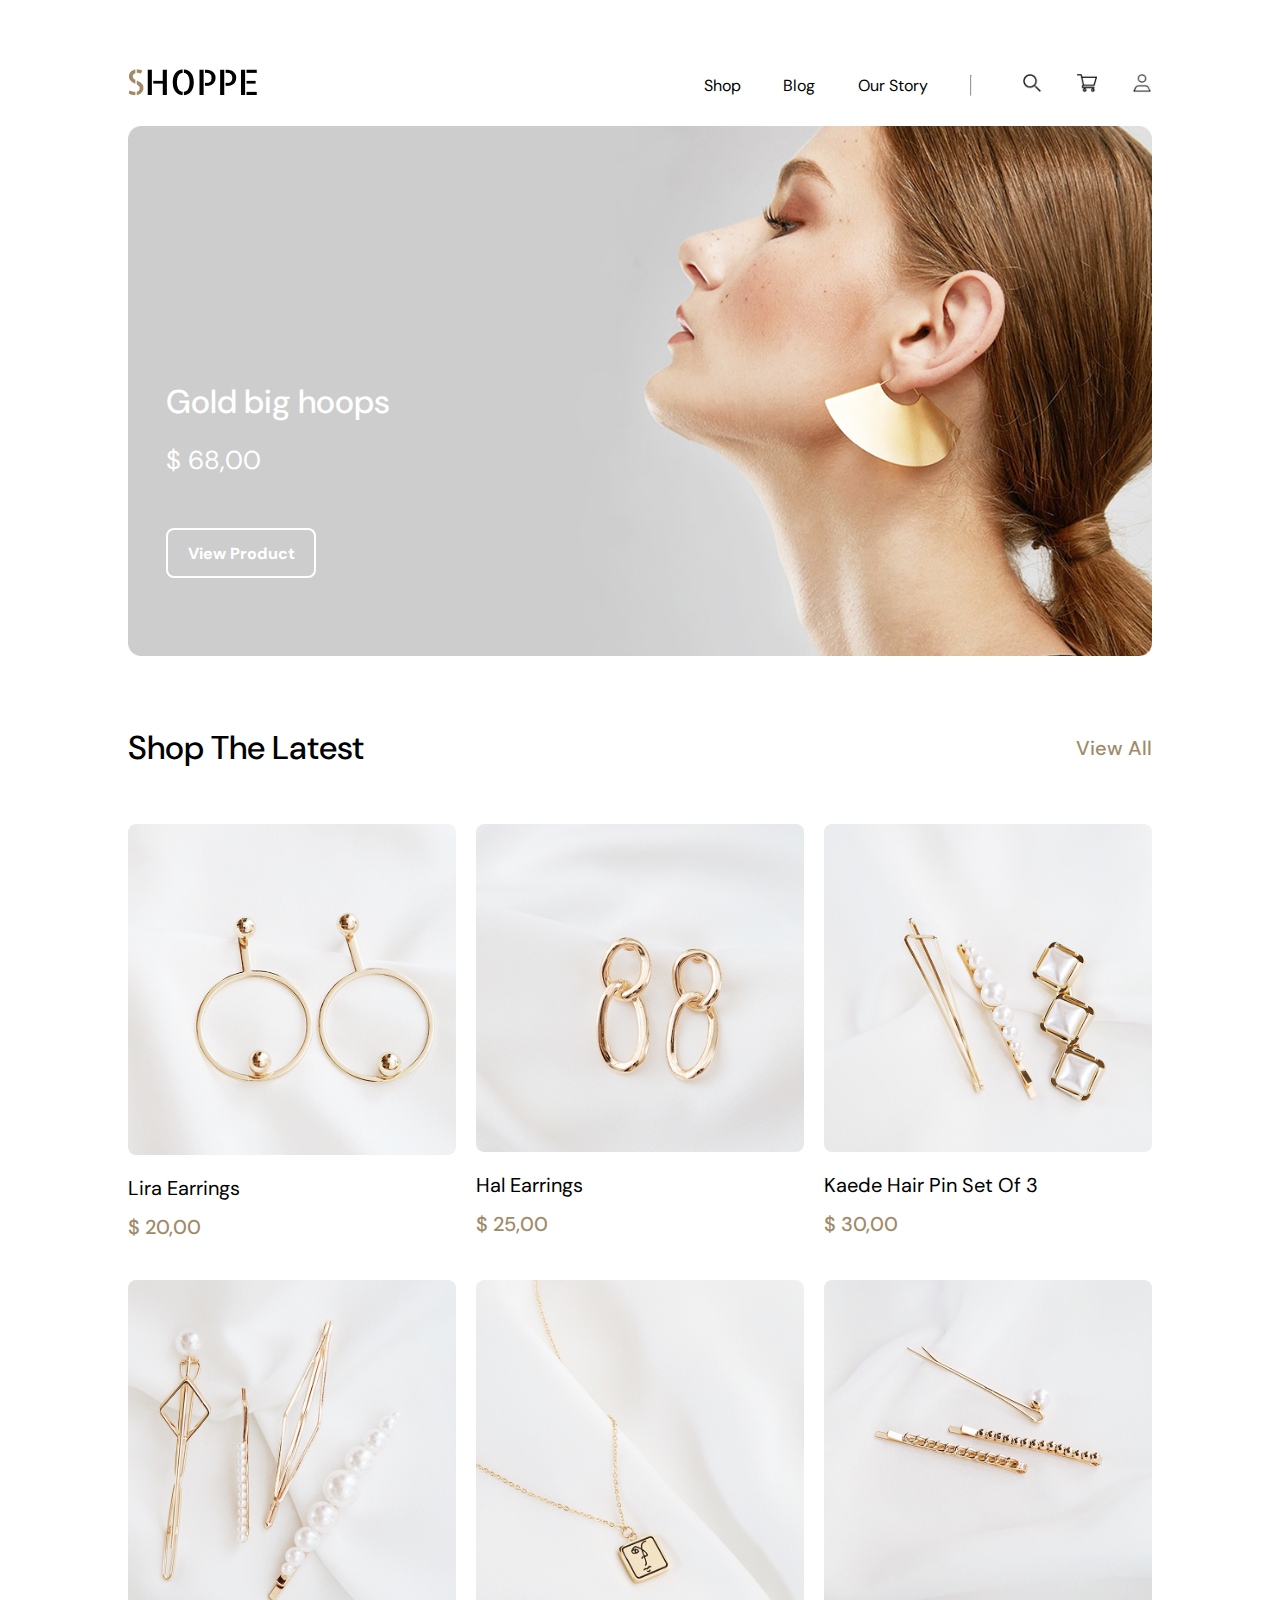
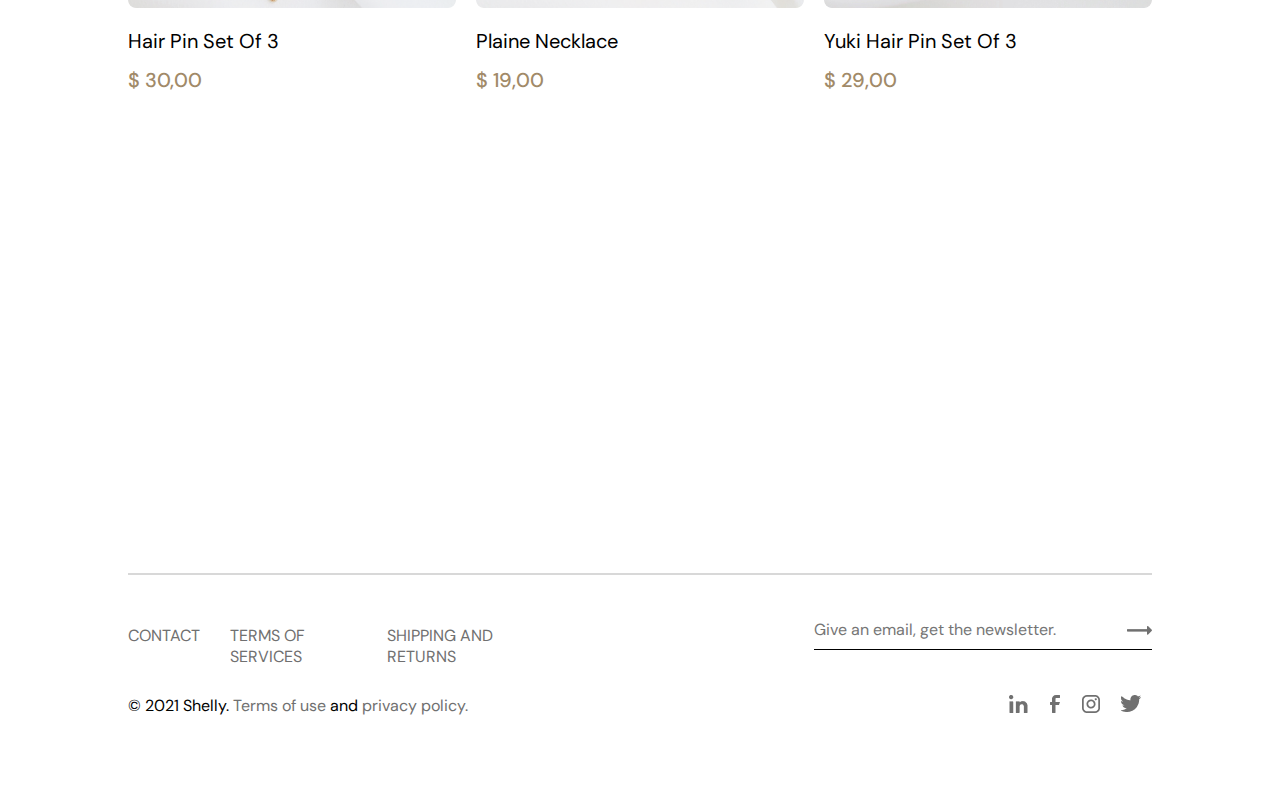
<file: index.html>
<!DOCTYPE html>
<html lang="en">

<head>
    <meta charset="UTF-8">
    <meta name="viewport" content="width=device-width, initial-scale=1.0">
    <title>SHOPPE</title>
    <link rel="stylesheet" href="styles.css">
    <link rel="preconnect" href="https://fonts.googleapis.com">
    <link rel="preconnect" href="https://fonts.gstatic.com" crossorigin>
    <link
        href="https://fonts.googleapis.com/css2?family=BBH+Sans+Bartle&family=BBH+Sans+Hegarty&family=Comfortaa:wght@300..700&family=DM+Sans:ital,opsz,wght@0,9..40,100..1000;1,9..40,100..1000&family=Montserrat:ital,wght@0,100..900;1,100..900&family=Rubik:ital,wght@0,300..900;1,300..900&display=swap"
        rel="stylesheet">
</head>

<body>
    <header>
        <a href=""><img src="./img/SHOPPE.png" alt="SHOPPE"></a>
        <div class="header-right-side">
            <div class="header-menu-buttons">
                <a href="shop-items.html">Shop</a>
                <a href="">Blog</a>
                <a href="">Our Story</a>
                <hr>
            </div>

            <div class="header-icon-bar">
                <img src="./img/search.png" alt="search" class="header-icon-bar-icons">
                <img src="./img/shopping-cart.png" alt="shopping-cart" class="header-icon-bar-icons">
                <a href="my-account.html"><img src="./img/profile.png" alt="profile" class="header-icon-bar-icons"></a>
            </div>
        </div>
    </header>
</body>

<section>
    <img src="./img/main-photo.png" alt="main-photo">

    <div class="hero-content">
        <h2 class="hero-title">Gold big hoops</h2>
        <p class="hero-price">$ 68,00</p>
        <button>View Product</button>
    </div>

    <div class="shop-the-latest">
        <p class="bold-text">Shop The Latest</p>
        <a href="" class="light-text">View All</a>
    </div>

    <div class="latest-jewellery">
        <div class="latest-jewellery-item">
            <img src="./img/item-1.png" alt="Lira Earrings" class="latest-jewellery-images">
            <p class="desc-text">Lira Earrings</p>
            <p class="light-text">$ 20,00</p>
        </div>
        <div class="latest-jewellery-item">
            <img src="./img/item-2.png" alt="Hal Earrings" class="latest-jewellery-images">
            <p class="desc-text">Hal Earrings</p>
            <p class="light-text">$ 25,00</p>
        </div>
        <div class="latest-jewellery-item">
            <img src="./img/item-3.png" alt="Kaede Hair Pin Set Of 3" class="latest-jewellery-images">
            <p class="desc-text">Kaede Hair Pin Set Of 3</p>
            <p class="light-text">$ 30,00</p>
        </div>
        <div class="latest-jewellery-item">
            <img src="./img/item-4.png" alt="Hair Pin Set Of 3" class="latest-jewellery-images">
            <p class="desc-text">Hair Pin Set Of 3</p>
            <p class="light-text">$ 30,00</p>
        </div>
        <div class="latest-jewellery-item">
            <img src="./img/item-5.png" alt="Plaine Necklace" class="latest-jewellery-images">
            <p class="desc-text">Plaine Necklace</p>
            <p class="light-text">$ 19,00</p>
        </div>
        <div class="latest-jewellery-item">
            <img src="./img/item-6.png" alt="Yuki Hair Pin Set Of 3" class="latest-jewellery-images">
            <p class="desc-text">Yuki Hair Pin Set Of 3</p>
            <p class="light-text">$ 29,00</p>
        </div>
    </div>
</section>

<footer>
    <hr class="footer-line">
    <div class="upper-footer">
        <div class="footer-info">
            <a href="">
                <p class="footer-text">CONTACT</p>
            </a>
            <a href="">
                <p class="footer-text">TERMS OF SERVICES</p>
            </a>
            <a href="">
                <p class="footer-text">SHIPPING AND RETURNS</p>
            </a>
        </div>
        <div class="upper-footer-letter">
            <input type="email" placeholder="Give an email, get the newsletter." id="newsletter">
            <a href=""><img src="/img/Arrow.png" alt="Arrow"></a>
        </div>
    </div>
    <div class="lower-footer">
        <p style="font-family: DM Sans;">© 2021 Shelly. <a href="" class="footer-text">Terms of use</a> and <a href=""
                class="footer-text">privacy policy.</a></p>
        <div class="lower-footer-socials">
            <a href=""><img src="/img/linkedin.png" alt="Linkedin"></a>
            <a href=""><img src="/img/facebook.png" alt="Linkedin"></a>
            <a href=""><img src="/img/instagram.png" alt="Linkedin"></a>
            <a href=""><img src="/img/twitter.png" alt="Linkedin"></a>
        </div>
    </div>
</footer>

</html>
</file>
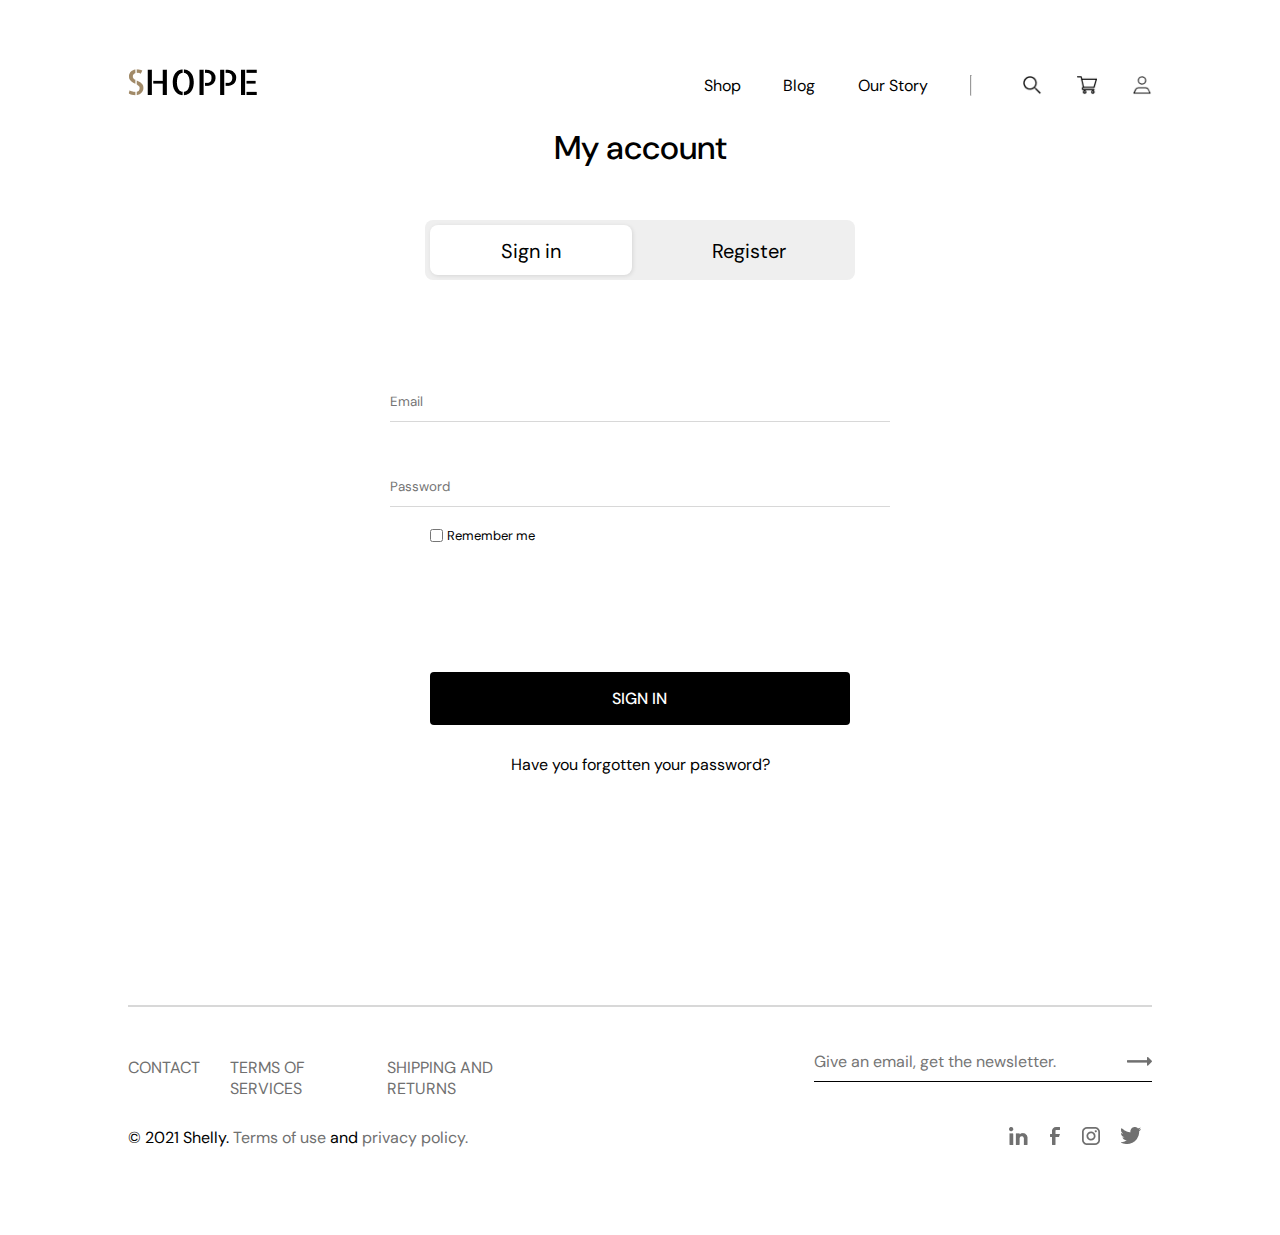
<file: my-account.html>
<!DOCTYPE html>
<html lang="en">

<head>
    <meta charset="UTF-8">
    <meta name="viewport" content="width=device-width, initial-scale=1.0">
    <title>My Account</title>
    <link rel="stylesheet" href="styles.css">
    <link rel="preconnect" href="https://fonts.googleapis.com">
    <link rel="preconnect" href="https://fonts.gstatic.com" crossorigin>
    <link
        href="https://fonts.googleapis.com/css2?family=BBH+Sans+Bartle&family=BBH+Sans+Hegarty&family=Comfortaa:wght@300..700&family=DM+Sans:ital,opsz,wght@0,9..40,100..1000;1,9..40,100..1000&family=Montserrat:ital,wght@0,100..900;1,100..900&family=Rubik:ital,wght@0,300..900;1,300..900&display=swap"
        rel="stylesheet">
</head>

<body>
    <header>
        <a href="index.html"><img src="./img/SHOPPE.png" alt="SHOPPE"></a>
        <div class="header-right-side">
            <div class="header-menu-buttons">
                <a href="shop-items.html">Shop</a>
                <a href="">Blog</a>
                <a href="">Our Story</a>
                <hr>
            </div>

            <div class="header-icon-bar">
                <img src="./img/search.png" alt="search" class="header-icon-bar-icons">
                <img src="./img/shopping-cart.png" alt="shopping-cart" class="header-icon-bar-icons">
                <img src="./img/profile.png" alt="profile" class="header-icon-bar-icons">
            </div>
        </div>
    </header>
</body>

<section>
    <h1 class="bold-text">My account</h1>
    <div class="my-account-options">
        <div class="my-account-active-option">
            <p class="desc-text">Sign in</p>
        </div>
        <div class="my-account-inactive-option">
            <p class="desc-text">Register</p>
        </div>
    </div>
    <div class="user-data">
        <input type="email" placeholder="Email" id="data">
        <input type="password" placeholder="Password" id="data">
    </div>
    <div class="checkbox">
        <input type="checkbox" id="remember-me">
        <label for="remember-me">Remember me</label>
    </div>
    <button>SIGN IN</button>
    <a href="reset-password.html"><p class="secondary-text">Have you forgotten your password?</p></a>
</section>

<footer>
    <hr class="footer-line">
    <div class="upper-footer">
        <div class="footer-info">
            <a href="">
                <p class="footer-text">CONTACT</p>
            </a>
            <a href="">
                <p class="footer-text">TERMS OF SERVICES</p>
            </a>
            <a href="">
                <p class="footer-text">SHIPPING AND RETURNS</p>
            </a>
        </div>
        <div class="upper-footer-letter">
            <input type="email" placeholder="Give an email, get the newsletter." id="newsletter">
            <a href=""><img src="/img/Arrow.png" alt="Arrow"></a>
        </div>
    </div>
    <div class="lower-footer">
        <p style="font-family: DM Sans;">© 2021 Shelly. <a href="" class="footer-text">Terms of use</a> and <a href=""
                class="footer-text">privacy policy.</a></p>
        <div class="lower-footer-socials">
            <a href=""><img src="/img/linkedin.png" alt="Linkedin"></a>
            <a href=""><img src="/img/facebook.png" alt="Linkedin"></a>
            <a href=""><img src="/img/instagram.png" alt="Linkedin"></a>
            <a href=""><img src="/img/twitter.png" alt="Linkedin"></a>
        </div>
    </div>
</footer>

</html>
</file>
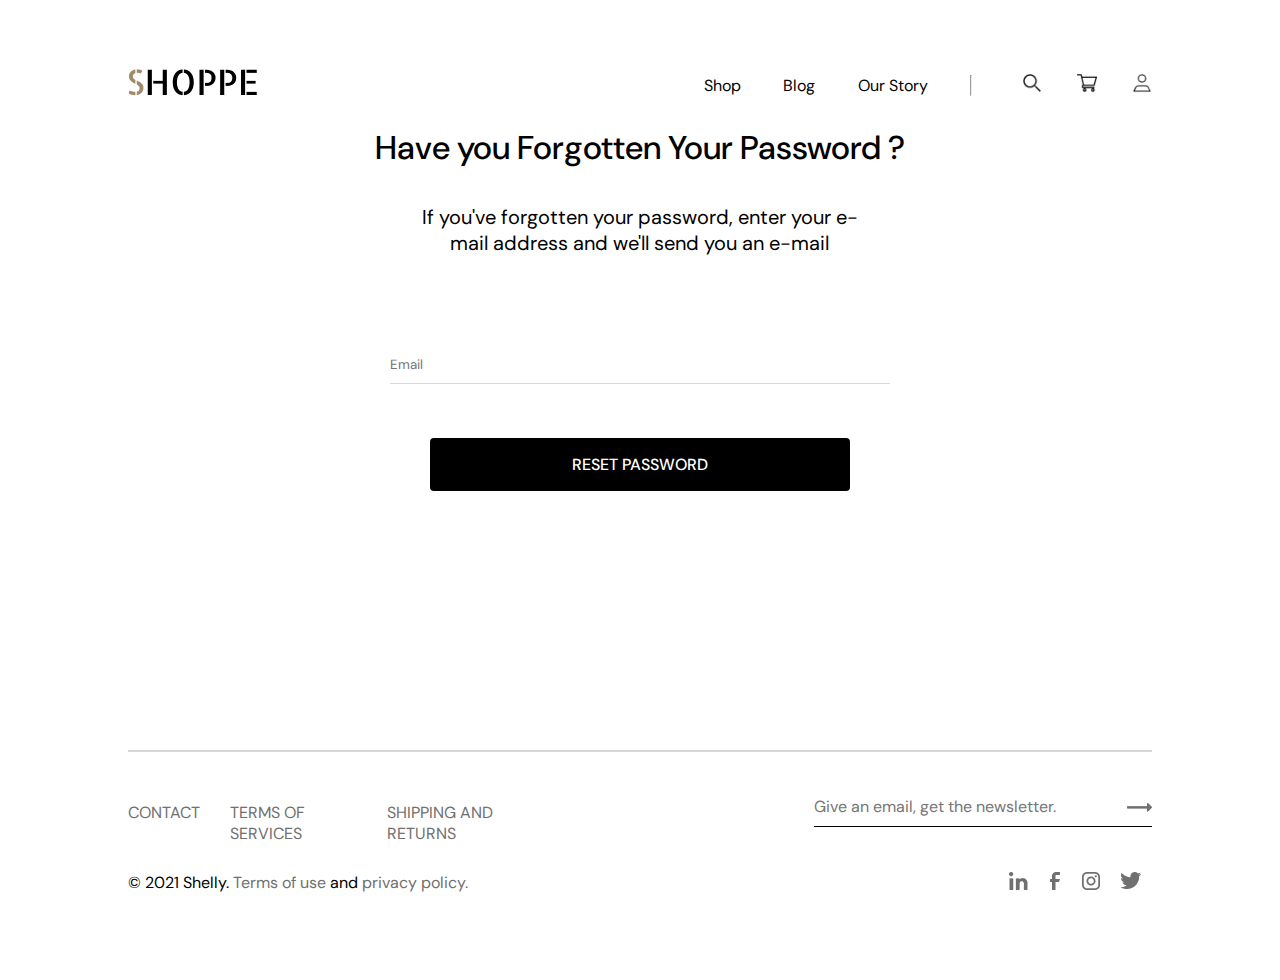
<file: reset-password.html>
<!DOCTYPE html>
<html lang="en">

<head>
    <meta charset="UTF-8">
    <meta name="viewport" content="width=device-width, initial-scale=1.0">
    <title>Reset Password</title>
    <link rel="stylesheet" href="styles.css">
    <link rel="preconnect" href="https://fonts.googleapis.com">
    <link rel="preconnect" href="https://fonts.gstatic.com" crossorigin>
    <link
        href="https://fonts.googleapis.com/css2?family=BBH+Sans+Bartle&family=BBH+Sans+Hegarty&family=Comfortaa:wght@300..700&family=DM+Sans:ital,opsz,wght@0,9..40,100..1000;1,9..40,100..1000&family=Montserrat:ital,wght@0,100..900;1,100..900&family=Rubik:ital,wght@0,300..900;1,300..900&display=swap"
        rel="stylesheet">
</head>

<body>
    <header>
        <a href="index.html"><img src="./img/SHOPPE.png" alt="SHOPPE"></a>
        <div class="header-right-side">
            <div class="header-menu-buttons">
                <a href="shop-items.html">Shop</a>
                <a href="">Blog</a>
                <a href="">Our Story</a>
                <hr>
            </div>
            <div class="header-icon-bar">
                <img src="./img/search.png" alt="search" class="header-icon-bar-icons">
                <img src="./img/shopping-cart.png" alt="shopping-cart" class="header-icon-bar-icons">
                <a href="my-account.html"><img src="./img/profile.png" alt="profile" class="header-icon-bar-icons"></a>
            </div>
        </div>
    </header>

    <section>
        <h1 class="bold-text">Have you Forgotten Your Password ?</h1>
        <div class="reset-password-text">
            <p class="desc-text">If you've forgotten your password, enter your e-mail address and we'll send you an e-mail </p>
        </div>
        <input type="email" placeholder="Email" id="data">
        <button>RESET PASSWORD</button>
    </section>

    <footer>
        <hr class="footer-line">
        <div class="upper-footer">
            <div class="footer-info">
                <a href="">
                    <p class="footer-text">CONTACT</p>
                </a>
                <a href="">
                    <p class="footer-text">TERMS OF SERVICES</p>
                </a>
                <a href="">
                    <p class="footer-text">SHIPPING AND RETURNS</p>
                </a>
            </div>
            <div class="upper-footer-letter">
                <input type="email" placeholder="Give an email, get the newsletter." id="newsletter">
                <a href=""><img src="/img/Arrow.png" alt="Arrow"></a>
            </div>
        </div>
        <div class="lower-footer">
            <p style="font-family: DM Sans;">© 2021 Shelly. <a href="" class="footer-text">Terms of use</a> and <a
                    href="" class="footer-text">privacy policy.</a></p>
            <div class="lower-footer-socials">
                <a href=""><img src="/img/linkedin.png" alt="Linkedin"></a>
                <a href=""><img src="/img/facebook.png" alt="Linkedin"></a>
                <a href=""><img src="/img/instagram.png" alt="Linkedin"></a>
                <a href=""><img src="/img/twitter.png" alt="Linkedin"></a>
            </div>
        </div>
    </footer>
</body>

</html>
</file>
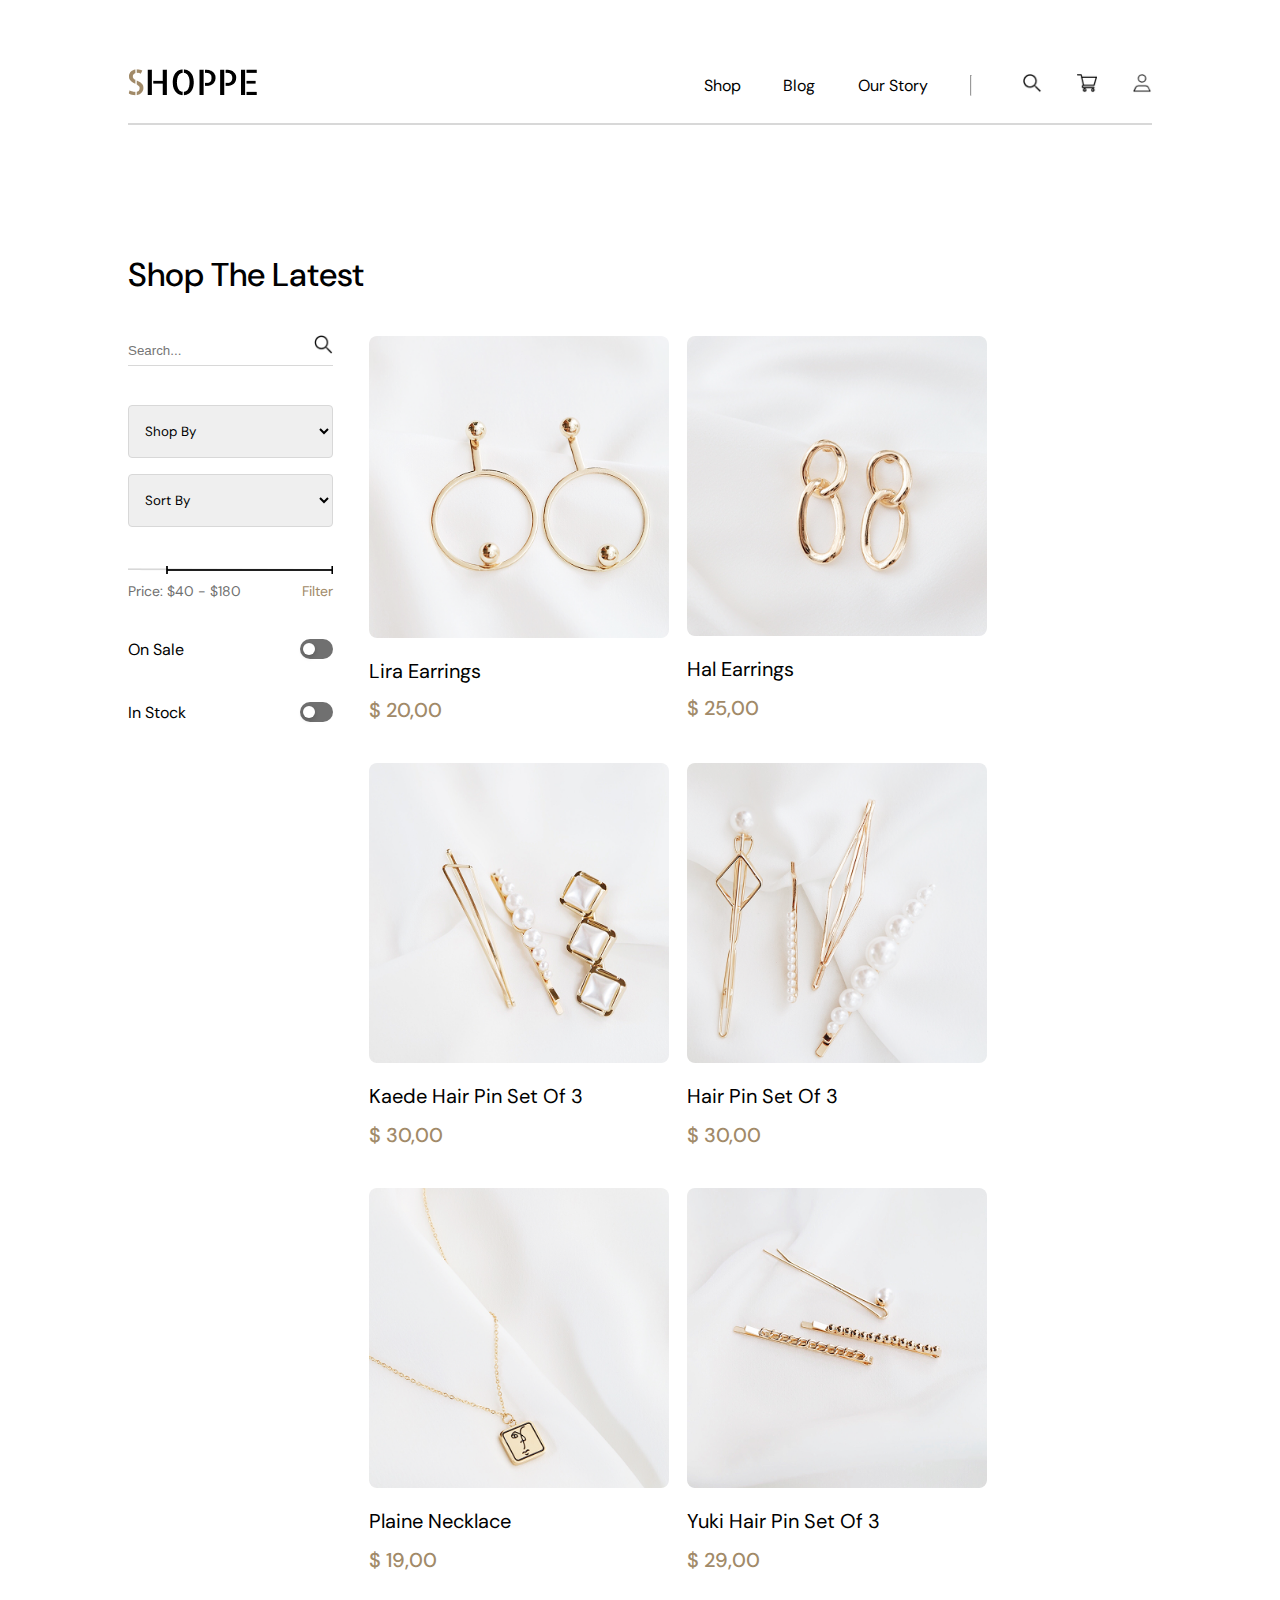
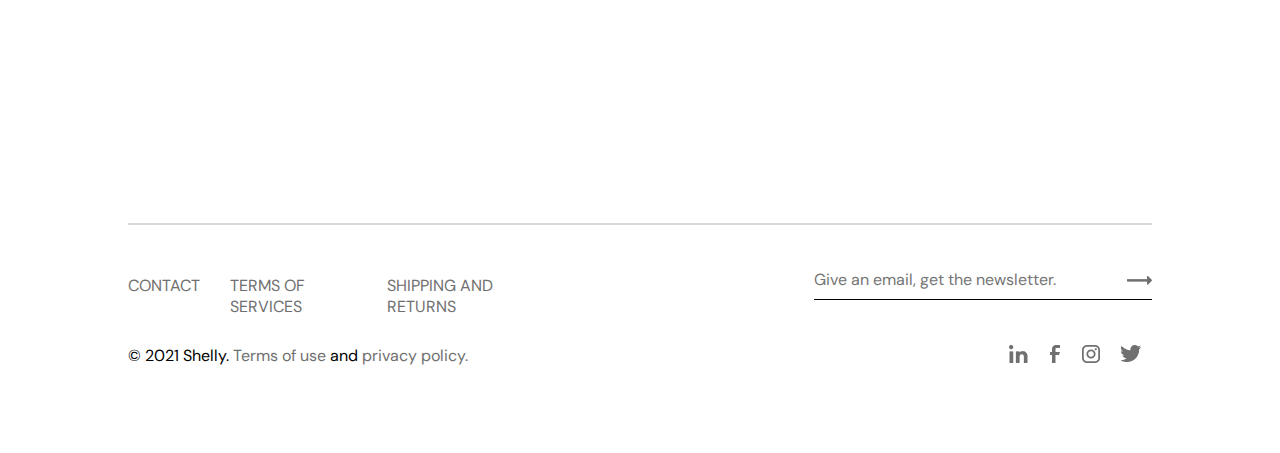
<file: shop-items.html>
<!DOCTYPE html>
<html lang="en">

<head>
    <meta charset="UTF-8">
    <meta name="viewport" content="width=device-width, initial-scale=1.0">
    <title>Shop</title>
    <link rel="stylesheet" href="styles.css">
    <link rel="preconnect" href="https://fonts.googleapis.com">
    <link rel="preconnect" href="https://fonts.gstatic.com" crossorigin>
    <link
        href="https://fonts.googleapis.com/css2?family=BBH+Sans+Bartle&family=BBH+Sans+Hegarty&family=Comfortaa:wght@300..700&family=DM+Sans:ital,opsz,wght@0,9..40,100..1000;1,9..40,100..1000&family=Montserrat:ital,wght@0,100..900;1,100..900&family=Rubik:ital,wght@0,300..900;1,300..900&display=swap"
        rel="stylesheet">
</head>

<body>
    <header>
        <a href="index.html"><img src="./img/SHOPPE.png" alt="SHOPPE"></a>
        <div class="header-right-side">
            <div class="header-menu-buttons">
                <a href="">Shop</a>
                <a href="">Blog</a>
                <a href="">Our Story</a>
                <hr>
            </div>

            <div class="header-icon-bar">
                <img src="./img/search.png" alt="search" class="header-icon-bar-icons">
                <img src="./img/shopping-cart.png" alt="shopping-cart" class="header-icon-bar-icons">
                <a href="my-account.html"><img src="./img/profile.png" alt="profile" class="header-icon-bar-icons"></a>
            </div>
        </div>
    </header>
    <hr class="header-line">

    <div class="section-shop-items">
        <div class="shop-the-latest-shop-items">
            <h1 class="bold-text">Shop The Latest</h1>
        </div>
        <div class="containers-shop-items">
            <div class="shop-items-left-side">
                <div class="shop-items-search">
                    <input type="search" placeholder="Search..." id="search">
                    <a href=""><img src="/img/search.jpg" alt="Search" class="search-image"></a>
                </div>
                <select name="shop-by" id="shop-by">
                    <option value="">Shop By</option>
                    <option value="1">Earrings</option>
                    <option value="2">Sets</option>
                    <option value="3">Necklaces</option>
                </select>
                <select name="shop-by" id="shop-by">
                    <option value="">Sort By</option>
                    <option value="1">By relevance</option>
                    <option value="2">From cheap to expensive</option>
                    <option value="3">From expensive to cheap</option>
                </select>
                <img src="/img/Price line.png" alt="Price line" class="price-line-shop-items">
                <div class="price-info">
                    <p class="small-text-grey">Price: $40 - $180</p>
                    <a href="">
                        <p class="small-text-gold">Filter</p>
                    </a>
                </div>
                <div class="switches-shop-items">
                    <div class="switch-shop-items">
                        <label for="" class="middle-black-text">On Sale</label>
                        <!-- From Uiverse.io by ErzenXz -->
                        <label class="toggle-switch">
                            <input type="checkbox">
                            <div class="toggle-switch-background">
                                <div class="toggle-switch-handle"></div>
                            </div>
                        </label>
                    </div>
                    <div class="switch-shop-items">
                        <label for="" class="middle-black-text">In Stock</label>
                        <!-- From Uiverse.io by ErzenXz -->
                        <label class="toggle-switch">
                            <input type="checkbox">
                            <div class="toggle-switch-background">
                                <div class="toggle-switch-handle"></div>
                            </div>
                    </div>
                    </label>
                </div>
            </div>
            <div class="shop-items-right-side">
                <div class="shop-items-item">
                    <img src="./img/item-1.png" alt="Lira Earrings" class="latest-jewellery-images">
                    <p class="desc-text">Lira Earrings</p>
                    <p class="light-text">$ 20,00</p>
                </div>
                <div class="shop-items-item">
                    <img src="./img/item-2.png" alt="Hal Earrings" class="latest-jewellery-images">
                    <p class="desc-text">Hal Earrings</p>
                    <p class="light-text">$ 25,00</p>
                </div>
                <div class="shop-items-item">
                    <img src="./img/item-3.png" alt="Kaede Hair Pin Set Of 3" class="latest-jewellery-images">
                    <p class="desc-text">Kaede Hair Pin Set Of 3</p>
                    <p class="light-text">$ 30,00</p>
                </div>
                <div class="shop-items-item">
                    <img src="./img/item-4.png" alt="Hair Pin Set Of 3" class="latest-jewellery-images">
                    <p class="desc-text">Hair Pin Set Of 3</p>
                    <p class="light-text">$ 30,00</p>
                </div>
                <div class="shop-items-item">
                    <img src="./img/item-5.png" alt="Plaine Necklace" class="latest-jewellery-images">
                    <p class="desc-text">Plaine Necklace</p>
                    <p class="light-text">$ 19,00</p>
                </div>
                <div class="shop-items-item">
                    <img src="./img/item-6.png" alt="Yuki Hair Pin Set Of 3" class="latest-jewellery-images">
                    <p class="desc-text">Yuki Hair Pin Set Of 3</p>
                    <p class="light-text">$ 29,00</p>
                </div>
            </div>
        </div>
    </div>

    <footer>
        <hr class="footer-line">
        <div class="upper-footer">
            <div class="footer-info">
                <a href="">
                    <p class="footer-text">CONTACT</p>
                </a>
                <a href="">
                    <p class="footer-text">TERMS OF SERVICES</p>
                </a>
                <a href="">
                    <p class="footer-text">SHIPPING AND RETURNS</p>
                </a>
            </div>
            <div class="upper-footer-letter">
                <input type="email" placeholder="Give an email, get the newsletter." id="newsletter">
                <a href=""><img src="/img/Arrow.png" alt="Arrow"></a>
            </div>
        </div>
        <div class="lower-footer">
            <p style="font-family: DM Sans;">© 2021 Shelly. <a href="" class="footer-text">Terms of use</a> and <a
                    href="" class="footer-text">privacy policy.</a></p>
            <div class="lower-footer-socials">
                <a href=""><img src="/img/linkedin.png" alt="Linkedin"></a>
                <a href=""><img src="/img/facebook.png" alt="Linkedin"></a>
                <a href=""><img src="/img/instagram.png" alt="Linkedin"></a>
                <a href=""><img src="/img/twitter.png" alt="Linkedin"></a>
            </div>
        </div>
    </footer>
</body>

</html>
</file>
<file: styles.css>
* {
    box-sizing: border-box;
    margin: 0;
    padding: 0;
}

header {
    width: 80%;
    height: 42px;
    margin: 0 auto;
    margin-top: 64px;
    margin-bottom: 17px;
    display: flex;
    justify-content: space-between;
    align-items: center;
    font-family: "DM Sans", sans-serif;
}

.header-line {
    width: 80%;
    justify-self: center;
    margin-bottom: 128px;
    border: 1px solid rgba(216, 216, 216, 1);
}

header a {
    text-decoration: none;
    color: black;
}

header img {
    height: 100%;
}

.header-right-side {
    display: flex;
    align-items: center;
}

.header-menu-buttons {
    display: flex;
    width: 318px;
    justify-content: space-between;
    padding-right: 50px;
}

.header-icon-bar {
    display: flex;
    width: 130px;
    justify-content: space-between;
}

.header-icon-bar-icons {
    width: 20px;
    height: 20px;
}

section {
    width: 80%;
    display: flex;
    flex-direction: column;
    justify-content: center;
    align-items: center;
    margin: 0 auto;
    margin-top: 20px;
    margin-bottom: 18%;
}

.section-shop-items {
    width: 80%;
    margin: 0 auto;
}

section img {
    width: 100%;
}

.hero-content {
    position: absolute;
    top: 380px;
    left: 13%;
    width: 35%;
    display: flex;
    flex-direction: column;
    gap: 20px;
    font-family: "DM Sans", sans-serif;
}

.hero-title {
    font-family: DM Sans;
    font-weight: 500;
    font-size: 33px;
    line-height: 43px;
    letter-spacing: 0%;
    color: white;
}

.hero-price {
    font-family: DM Sans;
    font-weight: 400;
    font-size: 26px;
    line-height: 35px;
    letter-spacing: 0%;
    color: white;
}

.hero-content button {
    width: 150px;
    height: 50px;
    background: #00000000;
    border-radius: 8px;
    border: 2px solid white;
    color: white;
    font-family: "DM Sans", sans-serif;
    font-size: 16px;
    cursor: pointer;
    font-weight: 800;
    margin-top: 30px;
}

.shop-the-latest {
    display: flex;
    flex-direction: row;
    justify-content: space-between;
    align-items: center;
    height: 43px;
    width: 100%;
    margin-top: 70px;
}

.bold-text {
    font-family: DM Sans;
    font-weight: 500;
    font-size: 33px;
}

.light-text {
    font-family: DM Sans;
    font-size: 20px;
    font-weight: 500;
    color: rgba(161, 138, 104, 1);
    text-decoration: none;
}

.latest-jewellery {
    display: flex;
    gap: 40px 20px;
    flex-direction: row;
    flex-wrap: wrap;
    margin-top: 55px;
    margin-bottom: 250px;
}

.latest-jewellery-item {
    width: calc((100% - 40px) / 3);
    height: auto;
    display: flex;
    flex-direction: column;
    justify-content: left;
}

.latest-jewellery-images {
    width: 100%;
    border-radius: 8px;
}

.my-account-options {
    display: flex;
    justify-content: space-between;
    align-items: center;
    width: 42%;
    height: 60px;
    background-color: rgba(239, 239, 239, 1);
    border-radius: 8px;
    margin-top: 5%;
    margin-bottom: 10%;
}

.my-account-inactive-option {
    display: flex;
    align-items: center;
    justify-content: center;
    width: 47%;
    height: 50px;
    background-color: none;
    margin: 5px;
    padding-bottom: 5px;
    border-radius: 8px;
}

.my-account-active-option {
    display: flex;
    align-items: center;
    justify-content: center;
    width: 47%;
    height: 50px;
    background-color: white;
    box-shadow: 1px 1px 4px rgba(0, 0, 0, 0.1);
    margin: 5px;
    padding-bottom: 5px;
    border-radius: 8px;
}

.user-data {
    display: flex;
    flex-direction: column;
    justify-content: center;
    align-items: center;
    width: 41%;
    height: auto;
    gap: 46px;
    margin-bottom: 15px;
}

#data {
    font-family: DM Sans;
    height: 39px;
    border: none;
    border-bottom: 1px solid rgba(216, 216, 216, 1);
    width: 500px;
}

.checkbox {
    display: flex;
    justify-content: start;
    align-items: center;
    width: 41%;
    height: 27px;
    font-family: DM Sans;
    font-size: 13px;
    gap: 4px;
    margin-bottom: 69px;
}

button {
    width: 41%;
    height: 53px;
    background-color: black;
    color: white;
    border-radius: 4px;
    border: none;
    font-family: DM Sans;
    font-weight: 500;
    font-size: 16px;
    margin-top: 54px;
    margin-bottom: 29px;
}

section a {
    text-decoration: none;
    color: black;
}

.reset-password-text {
    display: flex;
    text-align: center;
    width: 44%;
    margin-top: 15px;
    margin-bottom: 76px;
}

.desc-text {
    font-family: DM Sans;
    font-size: 20px;
    margin-top: 20px;
    margin-bottom: 13px;
}

.secondary-text {
    font-family: DM Sans;
    font-size: 16px;
}

.small-text-grey {
    font-family: DM Sans;
    font-size: 14px;
    color: rgba(112, 112, 112, 1);
}

.small-text-gold {
    font-family: DM Sans;
    font-size: 14px;
    color: rgba(161, 138, 104, 1);
}

.footer-line {
    border: 1px solid rgba(216, 216, 216, 1);
}

footer {
    display: flex;
    flex-direction: column;
    margin: 0 auto;
    margin-bottom: 90px;
    width: 80%;
    height: 8%
}

.upper-footer {
    display: flex;
    flex-direction: row;
    justify-content: space-between;
    height: 40px;
    margin-bottom: 80px;
}

.footer-info {
    display: flex;
    flex-direction: row;
    gap: 30px;
    margin-top: 50px;
    margin-bottom: 45px;
    height: 40px;
    width: 40%;
}

.upper-footer-letter {
    height: inherit;
    width: 33%;
    display: flex;
    flex-direction: row;
    justify-content: space-between;
    align-items: center;
    margin-left: 0 auto;
    margin-top: 35px;
    border-bottom: 1px solid black;
}

.shop-the-latest-shop-items {
    display: flex;
    flex-direction: row;
    justify-content: start;
    align-items: center;
    height: auto;
}

.containers-shop-items {
    display: flex;
    flex-direction: row;
    gap: 36px;
}

.shop-items-left-side {
    width: 20%;
    height: auto;
    display: flex;
    flex-direction: column;
    justify-content: start;
    align-items: left;
}

.shop-items-search {
    height: auto;
    display: flex;
    flex-direction: row;
    justify-content: space-between;
    margin-bottom: 39px;
    margin-top: 39px;
    border-bottom: 1px solid rgba(216, 216, 216, 1);
}

#search {
    height: auto;
    width: 80%;
    border: none;
}

.search-image {
    width: 19px;
    height: 19px;
    margin-bottom: 7px;
}

#shop-by {
    font-family: DM Sans;
    border: 1px solid rgba(216, 216, 216, 1);
    border-radius: 4px;
    padding-top: 16px;
    padding-bottom: 16px;
    padding-left: 12px;
    margin-bottom: 16px;
}

.price-line-shop-items {
    margin-top: 23px;
    margin-bottom: 8px;
}

.price-info {
    display: flex;
    flex-direction: row;
    justify-content: space-between;
    margin-bottom: 39px;
}

.price-info a {
    text-decoration: none;
}

.switches-shop-items {
    display: flex;
    flex-direction: column;
    gap: 42px;
}

.switch-shop-items {
    display: flex;
    justify-content: space-between;
}

.middle-black-text {
    font-family: DM Sans;
    font-size: 16px;
}

.shop-items-right-side {
    width: 95%;
    display: flex;
    gap: 40px 18px;
    flex-direction: row;
    flex-wrap: wrap;
    margin-top: 40px;
    margin-bottom: 250px;
}

.shop-items-item {
    width: 300px;
    height: auto;
    display: flex;
    flex-direction: column;
    justify-content: left;
}

#newsletter {
    width: 90%;
    font-family: DM Sans;
    font-size: 16px;
    border: none;
}

.upper-footer-letter-line {
    width: 33%;
    align-self: flex-end;
    border: 1px solid black;
    top: 80px;
}

footer a {
    text-decoration: none;
}

.footer-text {
    font-family: DM Sans;
    font-size: 16px;
    color: rgba(112, 112, 112, 1);
}

.lower-footer {
    height: 18px;
    display: flex;
    flex-direction: row;
    justify-content: space-between;
}

.lower-footer-socials {
    width: 15%;
    height: inherit;
    display: flex;
    flex-direction: row;
    justify-content: space-around;
}

/* From Uiverse.io by ErzenXz */
.toggle-switch {
    position: relative;
    display: inline-block;
    width: 33px;
    height: 20px;
    cursor: pointer;
}

.toggle-switch input[type="checkbox"] {
    display: none;
}

.toggle-switch-background {
    position: absolute;
    top: 0;
    left: 0;
    width: 100%;
    height: 100%;
    background-color: rgba(112, 112, 112, 1);
    border-radius: 20px;
    transition: background-color 0.3s ease-in-out;
}

.toggle-switch-handle {
    position: absolute;
    top: 4px;
    left: 3px;
    width: 12px;
    height: 12px;
    background-color: #fff;
    border-radius: 50%;
    box-shadow: 0 2px 5px rgba(0, 0, 0, 0.2);
    transition: transform 0.3s ease-in-out;
}

.toggle-switch::before {
    content: "";
    position: absolute;
    top: -25px;
    right: -35px;
    font-size: 12px;
    font-weight: bold;
    color: #aaa;
    text-shadow: 1px 1px #fff;
    transition: color 0.3s ease-in-out;
}

.toggle-switch input[type="checkbox"]:checked+.toggle-switch-handle {
    transform: translateX(45px);
    box-shadow: 0 2px 5px rgba(0, 0, 0, 0.2), 0 0 0 3px #05c46b;
}

.toggle-switch input[type="checkbox"]:checked+.toggle-switch-background {
    background-color: rgba(161, 138, 104, 1);
}

.toggle-switch input[type="checkbox"]:checked+.toggle-switch:before {
    content: "On";
    color: #05c46b;
    right: -15px;
}

.toggle-switch input[type="checkbox"]:checked+.toggle-switch-background .toggle-switch-handle {
    transform: translateX(15px);
}
</file>
